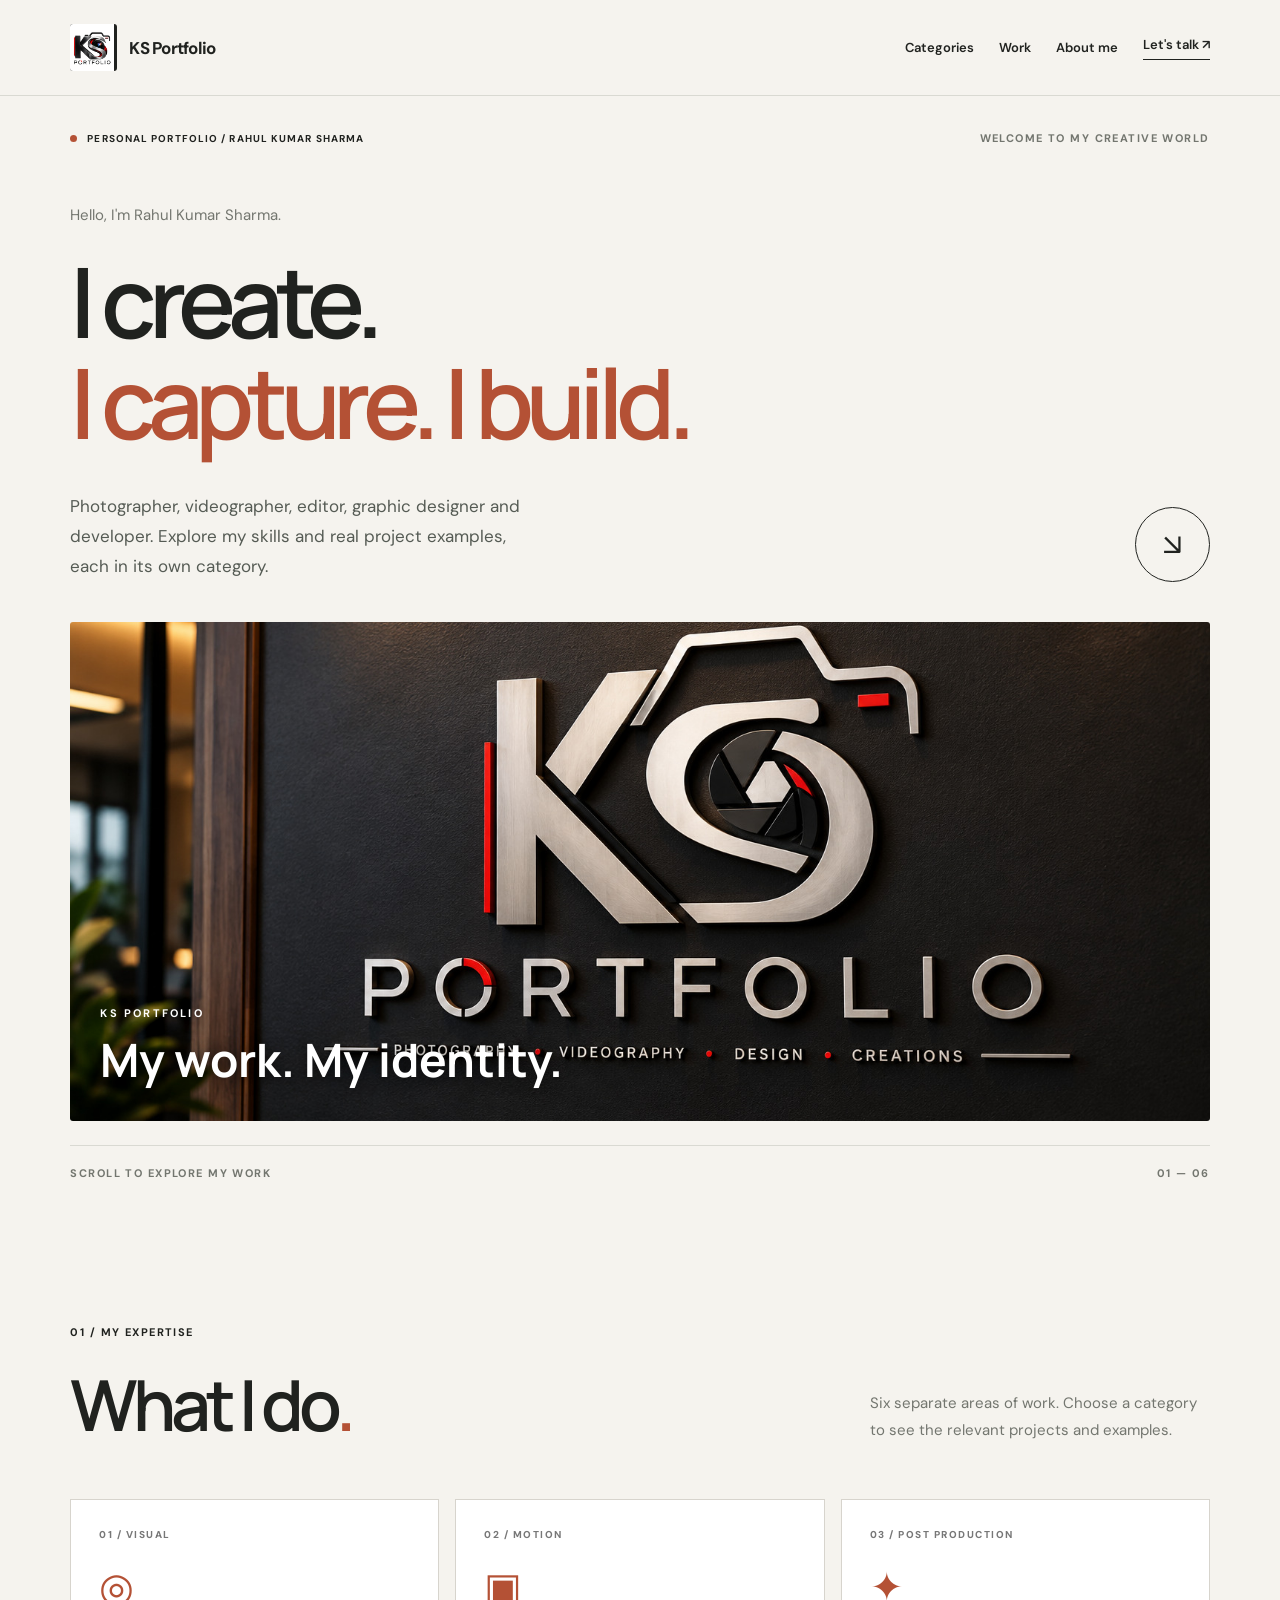
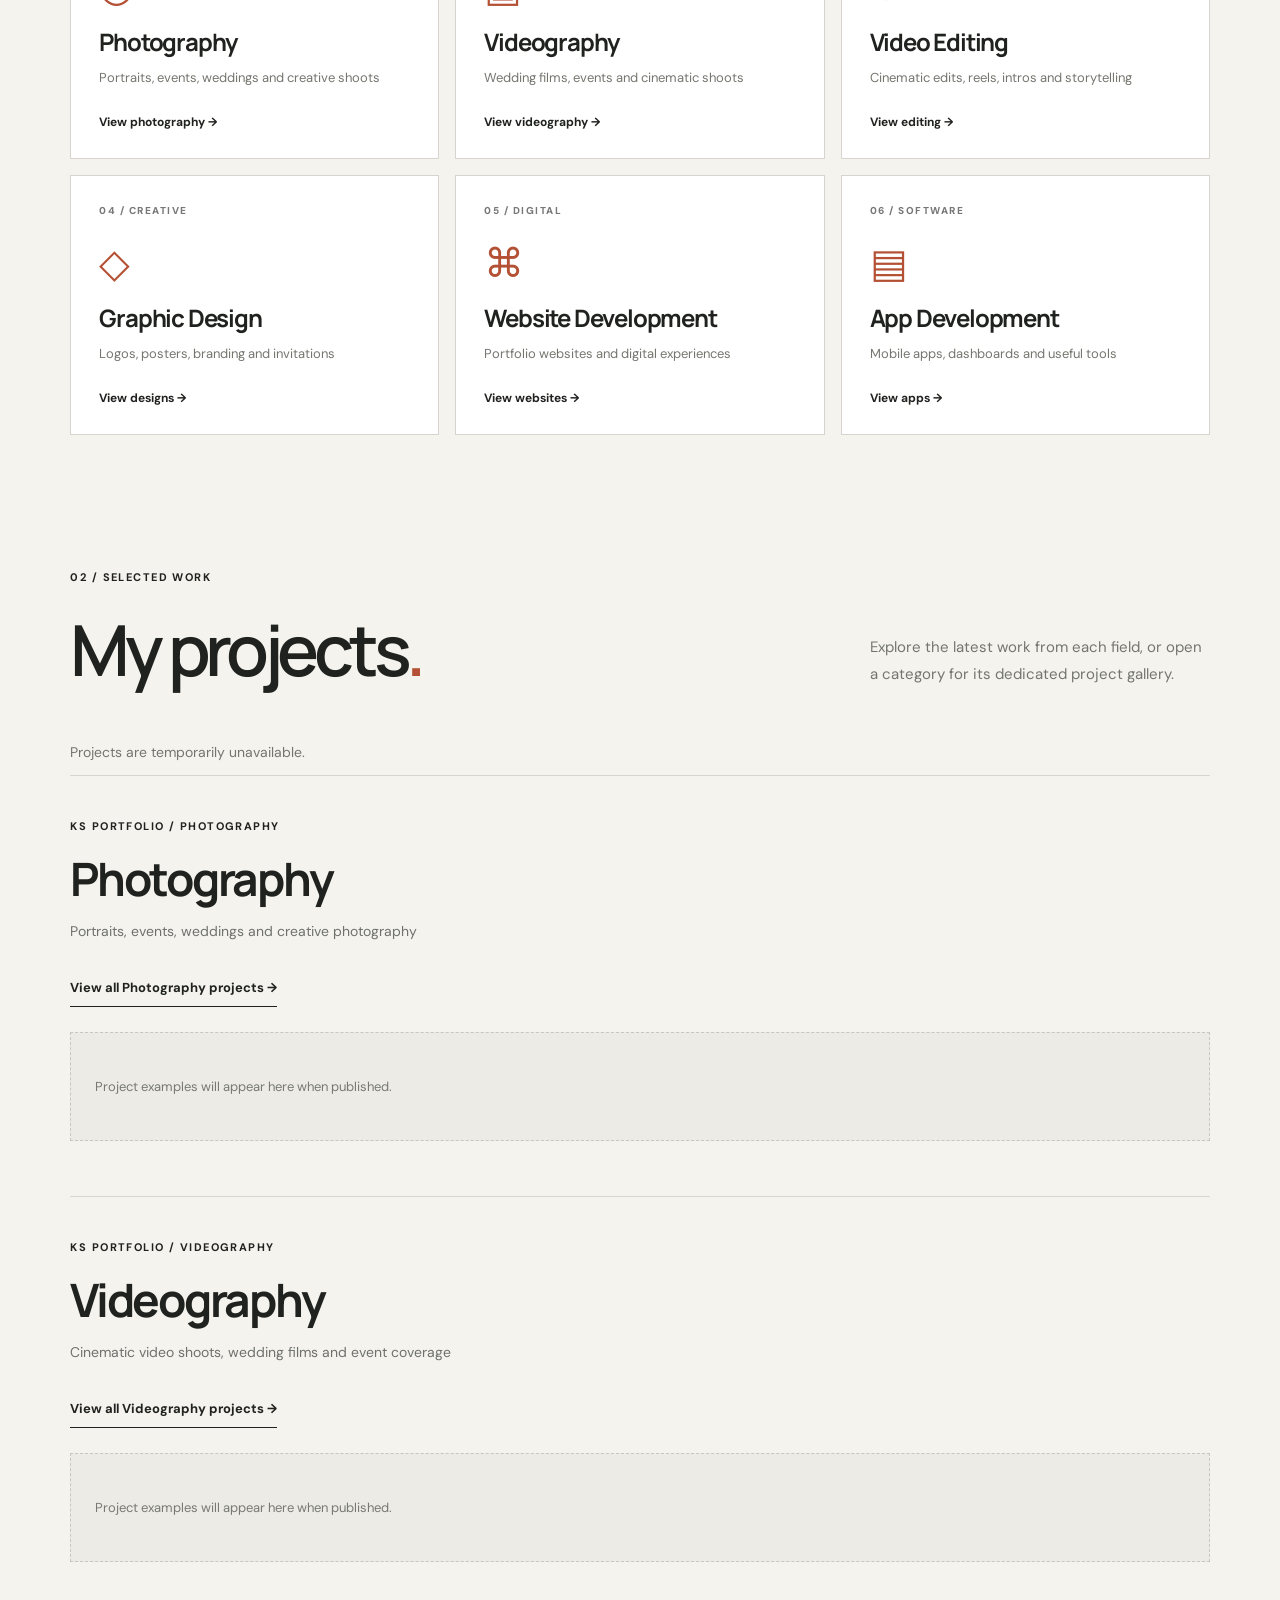
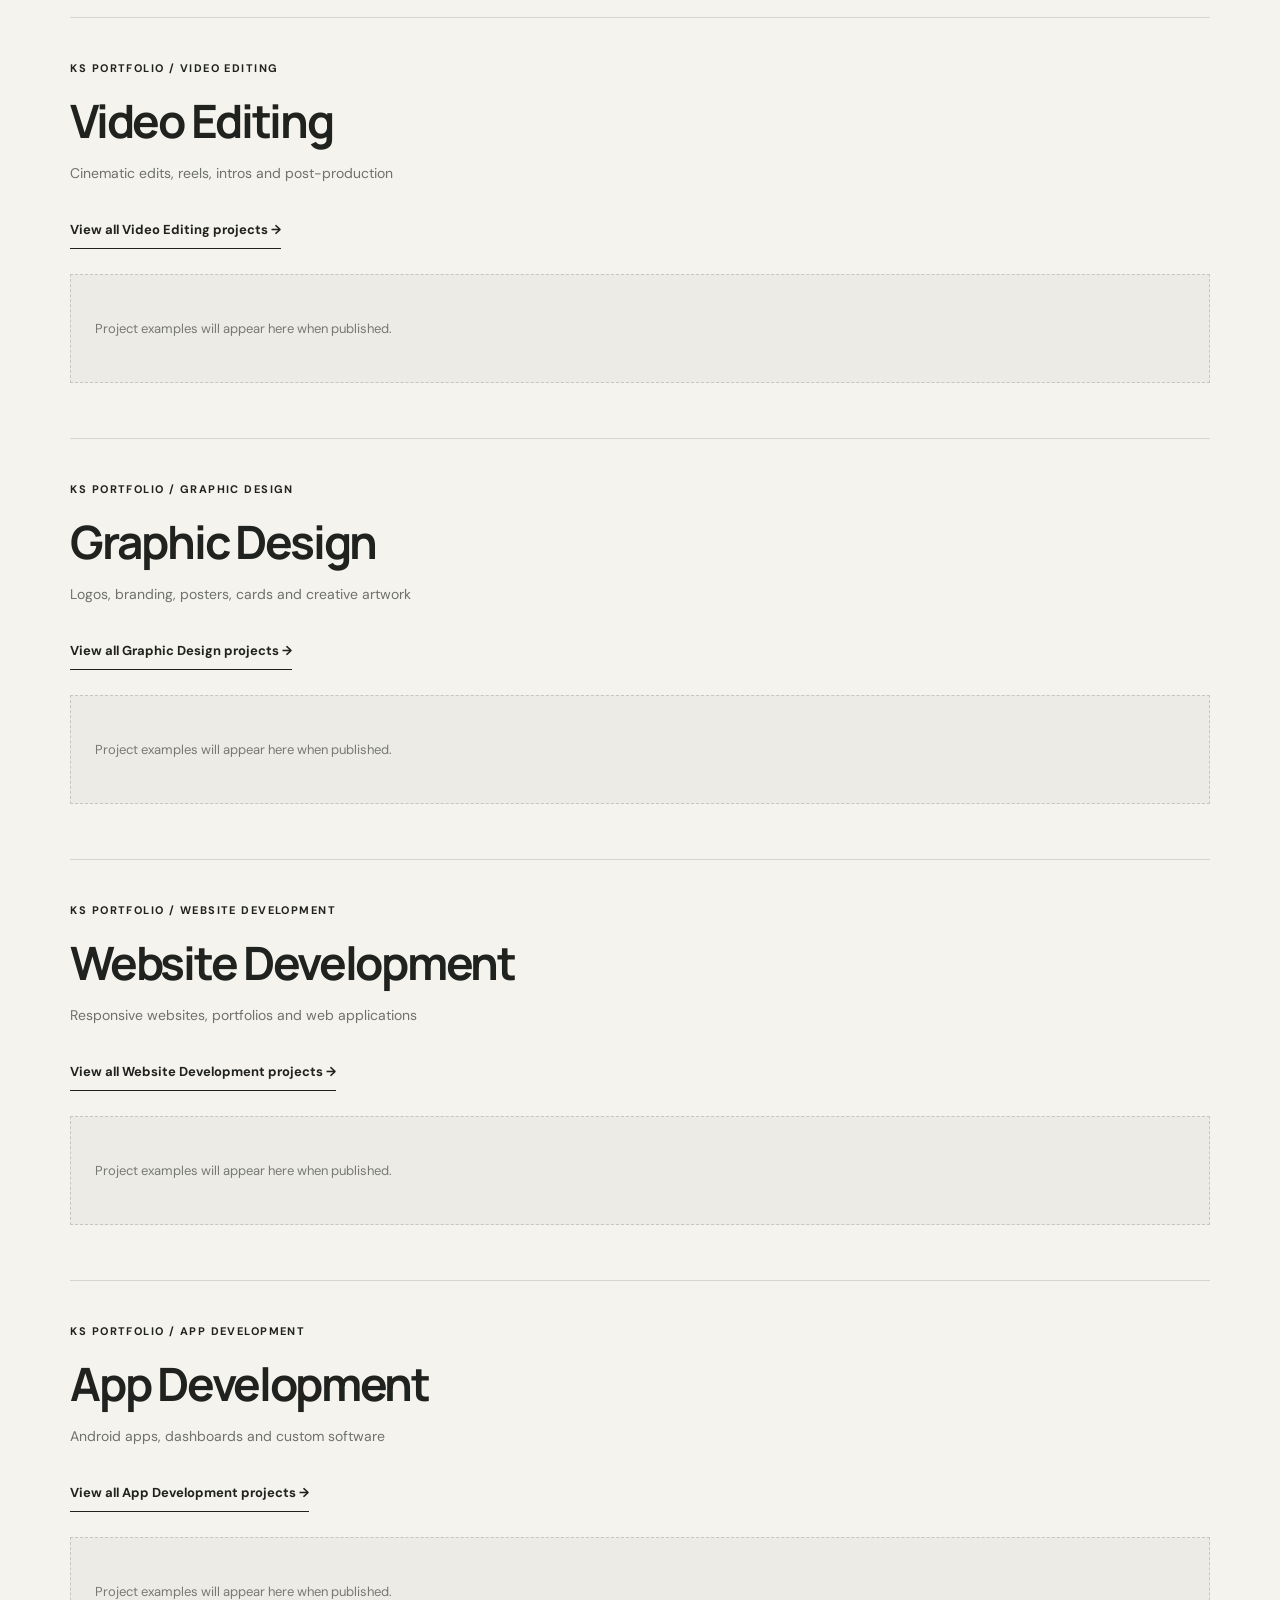
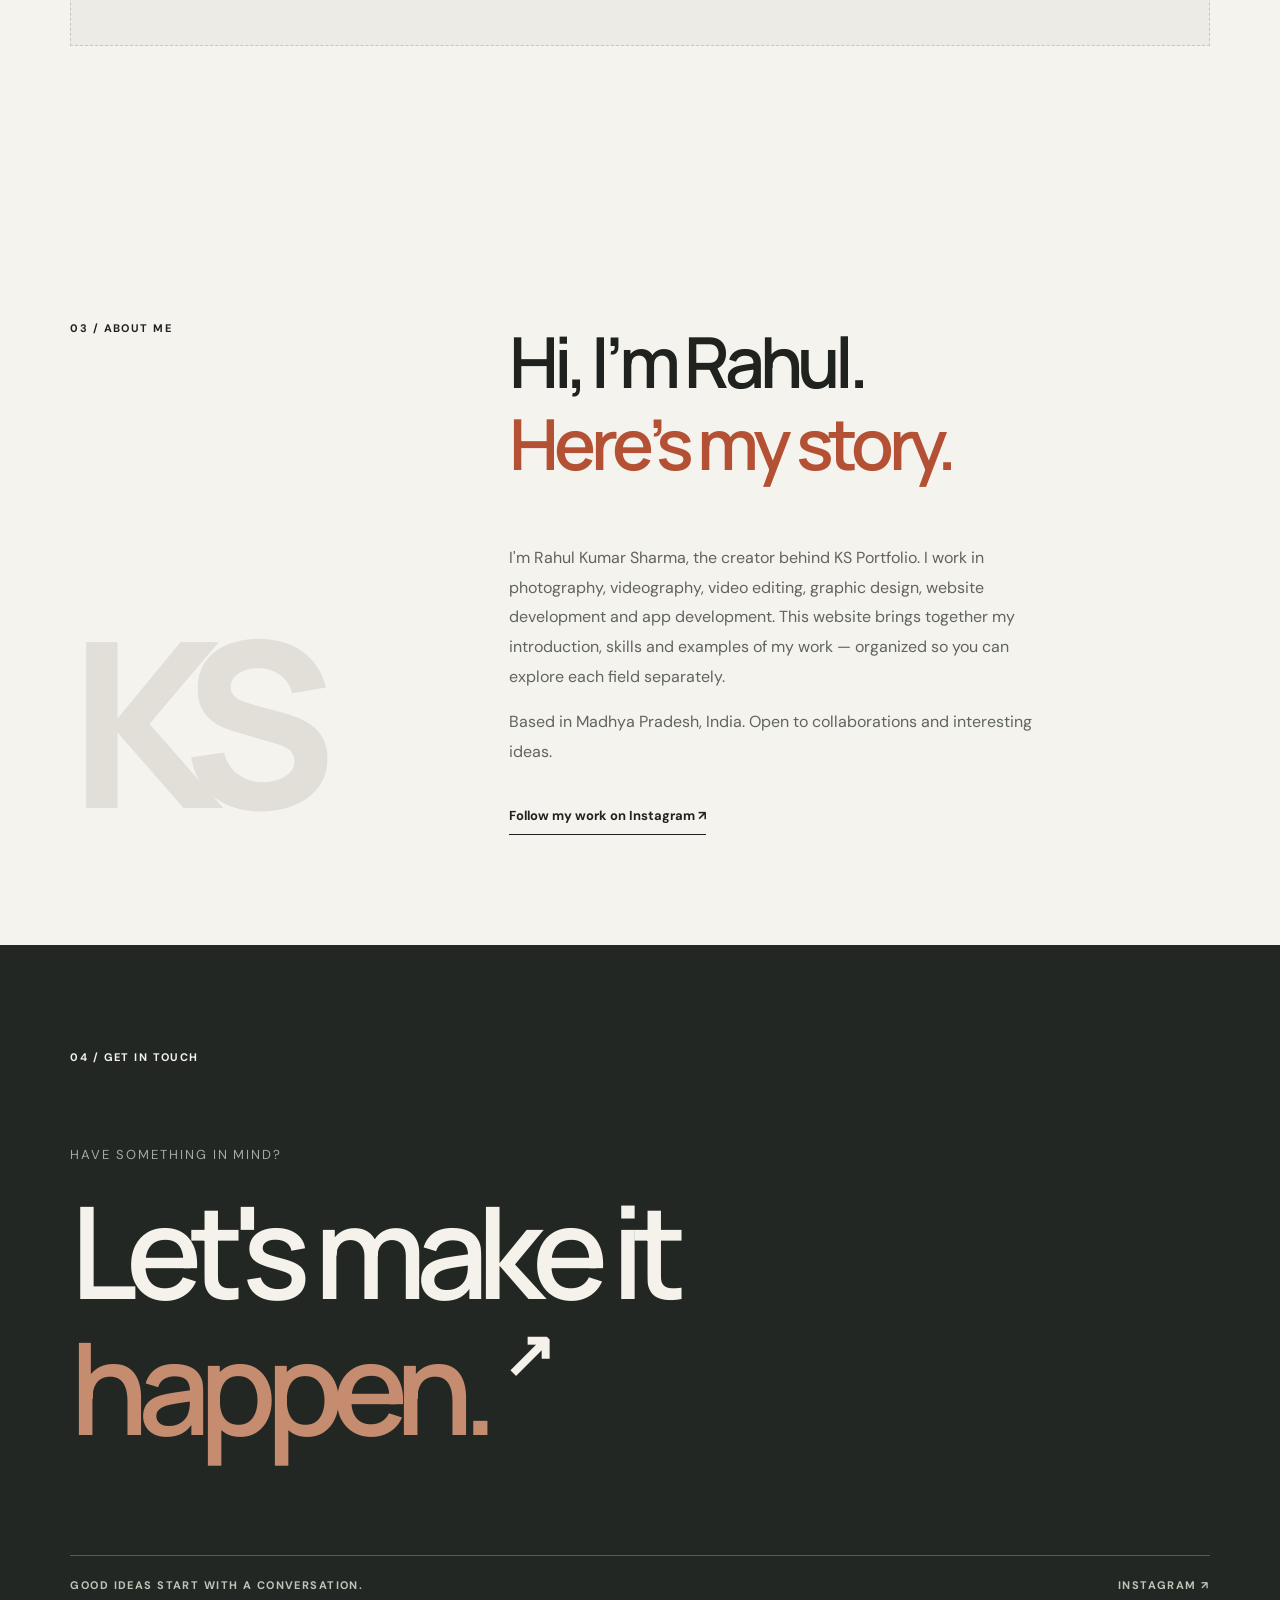
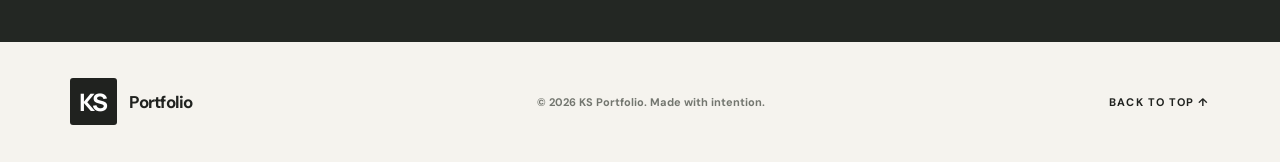
<file: index.html>
<!doctype html>
<html lang="en"><head><meta charset="utf-8"><meta name="viewport" content="width=device-width,initial-scale=1"><meta name="theme-color" content="#f5f3ee"><meta name="description" content="Rahul Kumar Sharma — KS Portfolio. Professional photography, videography, video editing, graphic design, website and app development. Explore my work, skills and contact details."><title>Rahul Kumar Sharma | KS Portfolio — Photographer, Editor & Developer</title><meta name="author" content="Rahul Kumar Sharma"><meta property="og:title" content="Rahul Kumar Sharma | KS Portfolio"><meta property="og:description" content="My work in photography, videography, editing, design, websites and apps."><meta property="og:type" content="website"><link rel="canonical" href="https://devilsharma1434.github.io/ksportfolio/"><script type="application/ld+json">{"@context":"https://schema.org","@type":"Person","name":"Rahul Kumar Sharma","alternateName":"KS Portfolio","url":"https://devilsharma1434.github.io/ksportfolio/","sameAs":["https://www.instagram.com/d3vilsharma/"],"knowsAbout":["Photography","Videography","Video Editing","Graphic Design","Website Development","App Development"]}</script><link rel="preconnect" href="https://fonts.googleapis.com"><link rel="preconnect" href="https://fonts.gstatic.com" crossorigin><link href="https://fonts.googleapis.com/css2?family=DM+Sans:wght@400;500;600;700&family=Manrope:wght@400;500;600;700;800&display=swap" rel="stylesheet"><link rel="stylesheet" href="style.css?v=20261025e"></head>
<body><header class="site-header"><a class="brand" href="./" aria-label="KS Portfolio home"><span class="brand-mark"><img src="assets/ks-logo.png" alt="KS Portfolio logo" onerror="this.style.display='none';this.parentElement.append('KS')"></span><span class="brand-caption">KS Portfolio</span></a><nav aria-label="Main navigation"><a href="#categories">Categories</a><a href="#work">Work</a><a href="#about">About me</a><a class="nav-contact" href="#contact">Let's talk <span aria-hidden="true">↗</span></a></nav></header>
<main><section class="hero personal-hero" aria-labelledby="hero-title"><div class="hero-top"><span class="eyebrow"><span class="live-dot"></span> PERSONAL PORTFOLIO / RAHUL KUMAR SHARMA</span><span class="hero-index">WELCOME TO MY CREATIVE WORLD</span></div><div class="hero-body"><p class="hero-intro" id="personalGreeting">Hello, I'm Rahul Kumar Sharma.</p><h1 id="hero-title">I create.<br><span class="outline">I capture. I build.</span></h1><div class="hero-bottom"><p id="personalIntro">Photographer, videographer, editor, graphic designer and developer. Explore my skills and real project examples, each in its own category.</p><a class="round-link" href="#categories" aria-label="Explore my skills">↘</a></div></div><div class="portfolio-banner"><img src="assets/ks-banner.jpg" alt="KS Portfolio photography, videography and design studio banner" onerror="this.style.display='none'"><div class="banner-overlay"><span>KS PORTFOLIO</span><strong>My work. My identity.</strong></div></div><div class="hero-rule"><span>SCROLL TO EXPLORE MY WORK</span><span>01 — 06</span></div></section>
<section class="category-section section-wrap" id="categories"><div class="section-head"><div><span class="eyebrow">01 / MY EXPERTISE</span><h2>What I do<span class="period">.</span></h2></div><p>Six separate areas of work. Choose a category to see the relevant projects and examples.</p></div><div class="category-grid">
<a class="category-card" href="category.html?type=photography"><span>01 / VISUAL</span><span class="category-icon">◎</span><h3>Photography</h3><p>Portraits, events, weddings and creative shoots</p><b>View photography →</b></a>
<a class="category-card" href="category.html?type=videography"><span>02 / MOTION</span><span class="category-icon">▣</span><h3>Videography</h3><p>Wedding films, events and cinematic shoots</p><b>View videography →</b></a>
<a class="category-card" href="category.html?type=editing"><span>03 / POST PRODUCTION</span><span class="category-icon">✦</span><h3>Video Editing</h3><p>Cinematic edits, reels, intros and storytelling</p><b>View editing →</b></a>
<a class="category-card" href="category.html?type=graphic-design"><span>04 / CREATIVE</span><span class="category-icon">◇</span><h3>Graphic Design</h3><p>Logos, posters, branding and invitations</p><b>View designs →</b></a>
<a class="category-card" href="category.html?type=web-development"><span>05 / DIGITAL</span><span class="category-icon">⌘</span><h3>Website Development</h3><p>Portfolio websites and digital experiences</p><b>View websites →</b></a>
<a class="category-card" href="category.html?type=app-development"><span>06 / SOFTWARE</span><span class="category-icon">▤</span><h3>App Development</h3><p>Mobile apps, dashboards and useful tools</p><b>View apps →</b></a></div></section>
<section class="work-section section-wrap" id="work"><div class="section-head"><div><span class="eyebrow">02 / SELECTED WORK</span><h2>My projects<span class="period">.</span></h2></div><p>Explore the latest work from each field, or open a category for its dedicated project gallery.</p></div><p id="status" class="status" role="status">Loading my work…</p><div id="categoryProjects"></div><div id="filters" hidden></div><div id="projects" hidden></div></section>
<section class="about-section section-wrap" id="about"><div class="about-label"><span class="eyebrow">03 / ABOUT ME</span><span class="about-monogram" aria-hidden="true">KS</span></div><div class="about-content"><img id="personalPhoto" class="personal-photo" alt="Profile portrait" hidden><h2>Hi, I’m Rahul.<br><em>Here’s my story.</em></h2><p id="personalAbout">I'm Rahul Kumar Sharma, the creator behind KS Portfolio. I work in photography, videography, video editing, graphic design, website development and app development. This website brings together my introduction, skills and examples of my work — organized so you can explore each field separately.</p><p id="personalLocation">Based in Madhya Pradesh, India. Open to collaborations and interesting ideas.</p><a class="text-link" id="personalInstagram" href="https://www.instagram.com/d3vilsharma/" target="_blank" rel="noopener noreferrer">Follow my work on Instagram ↗</a></div></section>
<section class="contact-section" id="contact"><div class="section-wrap"><span class="eyebrow">04 / GET IN TOUCH</span><p>HAVE SOMETHING IN MIND?</p><a class="contact-title" id="personalContact" href="https://www.instagram.com/d3vilsharma/" target="_blank" rel="noopener noreferrer">Let's make it<br><em>happen.</em> <span>↗</span></a><div class="contact-bottom"><span>GOOD IDEAS START WITH A CONVERSATION.</span><a href="https://www.instagram.com/d3vilsharma/" target="_blank" rel="noopener noreferrer">INSTAGRAM ↗</a></div></div></section></main>
<footer class="footer"><a class="brand" href="./"><span class="brand-mark">KS</span><span class="brand-caption">Portfolio</span></a><span>© <span id="year"></span> KS Portfolio. Made with intention.</span><a href="#hero-title">BACK TO TOP ↑</a></footer><script src="app.js?v=20261025e" defer></script><script src="profile.js?v=1" defer></script></body></html>
</file>
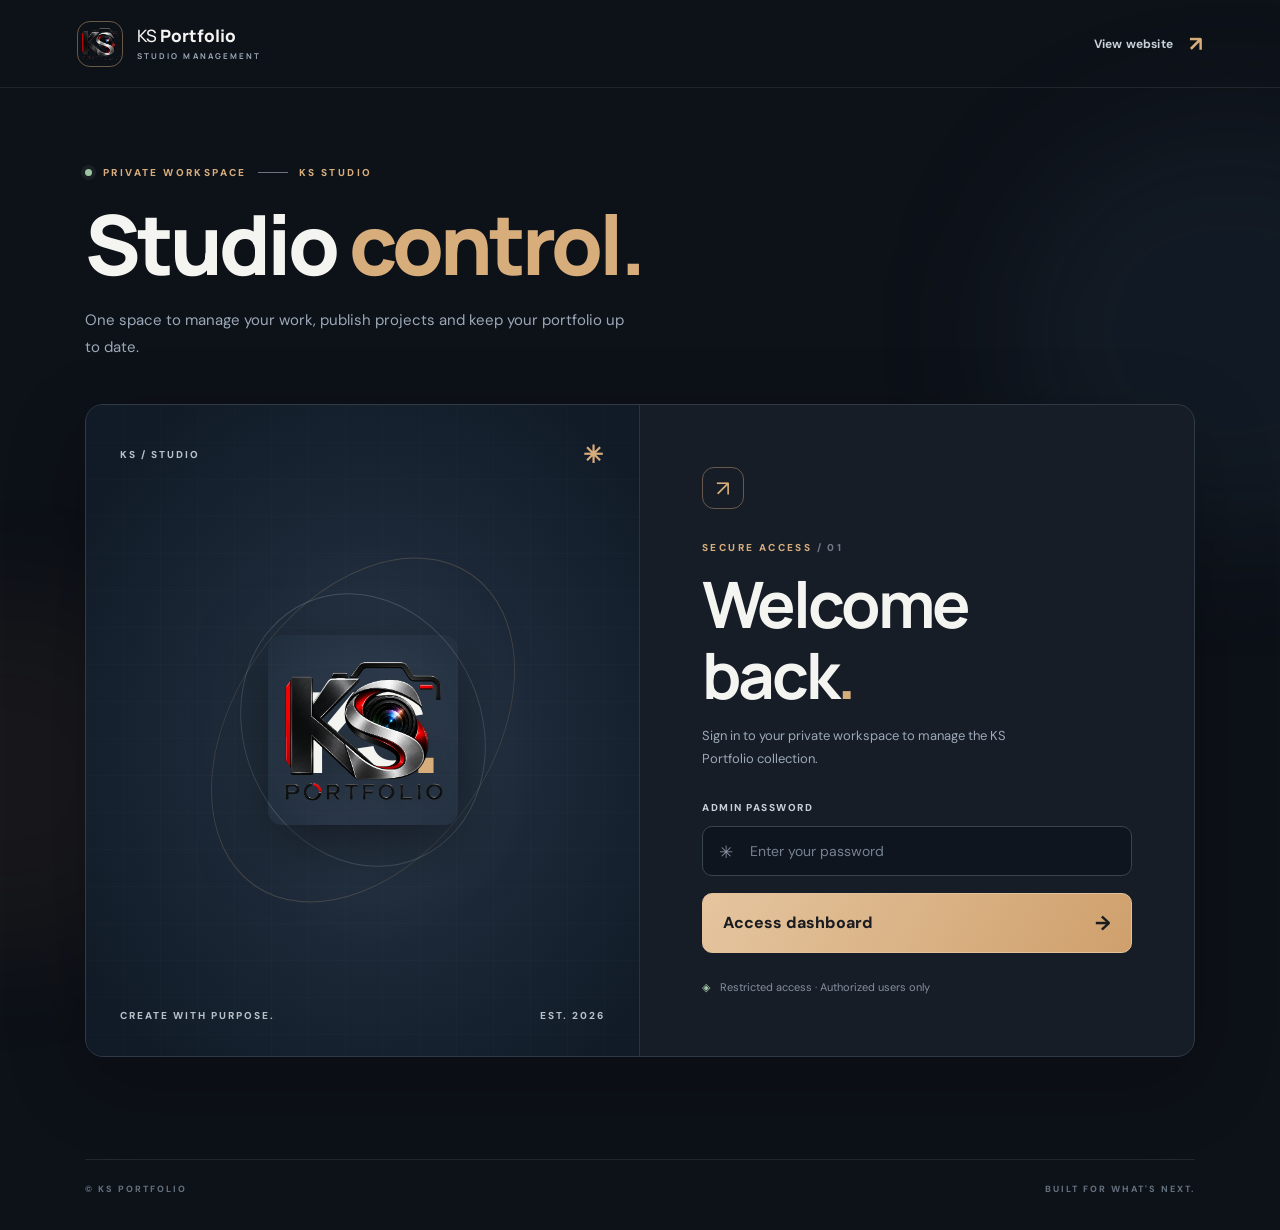
<file: admin.html>
<!doctype html><html lang="en"><head><meta charset="utf-8"><meta name="viewport" content="width=device-width,initial-scale=1"><meta name="theme-color" content="#0d1118"><meta name="robots" content="noindex"><title>KS Portfolio — Studio Admin</title><link rel="preconnect" href="https://fonts.googleapis.com"><link rel="preconnect" href="https://fonts.gstatic.com" crossorigin><link href="https://fonts.googleapis.com/css2?family=DM+Sans:wght@400;500;600;700&family=Manrope:wght@400;500;600;700;800&display=swap" rel="stylesheet"><link rel="stylesheet" href="admin.css?v=8"></head><body><div class="ambient ambient-one"></div><div class="ambient ambient-two"></div><header class="topbar"><a class="brand" href="./" aria-label="KS Portfolio home"><span class="brand-mark"><img src="assets/ks-logo.png" alt="KS logo" onerror="this.style.display='none';this.parentElement.append('KS')"></span><span class="brand-name">KS <b>Portfolio</b><small>STUDIO MANAGEMENT</small></span></a><a class="site-link" href="./"><span>View website</span><span aria-hidden="true">↗</span></a></header><main><div class="page-intro"><div class="kicker"><span class="pulse"></span> PRIVATE WORKSPACE <span class="kicker-line"></span> KS STUDIO</div><h1>Studio <em>control.</em></h1><p class="sub">One space to manage your work, publish projects and keep your portfolio up to date.</p></div><section id="login" class="login-shell"><div class="login-art"><div class="art-top"><span class="art-label">KS / STUDIO</span><span class="art-symbol">✳</span></div><div class="art-center"><img class="admin-brand-logo" src="assets/ks-logo.png" alt="KS Portfolio logo" onerror="this.style.display='none'"><span class="art-orbit orbit-a"></span><span class="art-orbit orbit-b"></span><span class="art-monogram">KS<span>.</span></span></div><div class="art-bottom"><span>CREATE WITH PURPOSE.</span><span>EST. 2026</span></div></div><div class="login-content"><div class="login-icon">↗</div><p class="section-tag">SECURE ACCESS <span> / 01</span></p><h2>Welcome<br>back<span>.</span></h2><p class="login-caption">Sign in to your private workspace to manage the KS Portfolio collection.</p><label class="field-label" for="password">ADMIN PASSWORD</label><div class="input-wrap"><input id="password" type="password" autocomplete="current-password" placeholder="Enter your password"></div><button id="signIn" class="primary wide">Access dashboard <span>→</span></button><div class="login-progress" id="loginProgress" hidden><span class="spinner"></span><span>Verifying access securely…</span></div><div class="security-note"><span>◈</span> Restricted access · Authorized users only</div></div></section><section id="dashboard" hidden><nav class="admin-nav" aria-label="Dashboard sections"><button type="button" class="nav-item active" data-view="overview">◫ <span>Overview</span></button><button type="button" class="nav-item" data-view="projects">▦ <span>Projects</span></button><button type="button" class="nav-item" data-view="editor">✎ <span>Add / Edit</span></button><button type="button" class="nav-item" data-view="profile">♙ <span>My Profile</span></button><button type="button" class="nav-item" data-view="settings">⚙ <span>Settings</span></button></nav><section id="view-overview" class="admin-view"><div class="overview-welcome"><p class="section-tag">YOUR CREATIVE WORKSPACE</p><h2>Good to see you back<span>.</span></h2><p>Manage your portfolio from one clean dashboard.</p></div><div class="stat-grid"><div class="stat-card"><small>TOTAL PROJECTS</small><strong id="statTotal">0</strong><span>All your work</span></div><div class="stat-card"><small>PUBLISHED</small><strong id="statPublished">0</strong><span>Live on website</span></div><div class="stat-card"><small>DRAFTS</small><strong id="statDrafts">0</strong><span>Work in progress</span></div></div><div class="quick-actions"><button type="button" class="primary" id="quickAdd">+ Add a project</button><button type="button" class="secondary" id="quickProjects">View all projects →</button></div></section><section id="view-projects" class="admin-view" hidden><div class="dashboard-head"><div><p class="section-tag">WORKSPACE / OVERVIEW</p><h2>Projects <small id="count">0</small></h2></div><div class="toolbar"><button id="reload" class="secondary">↻ Refresh</button><button id="new" class="primary">+ New project</button><button id="logout" class="ghost">Log out ↗</button></div></div><div class="columns"><section class="panel"><div class="panel-head"><span class="section-tag">YOUR COLLECTION</span><h3>All projects</h3></div><label class="filter-label">Filter by category<select id="projectCategoryFilter"><option value="All">All categories</option><option>Photography</option><option>Videography</option><option>Video Editing</option><option>Graphic Design</option><option>Website Development</option><option>App Development</option></select></label><div id="projectList">Loading projects…</div></section></div></section><section id="view-editor" class="admin-view" hidden><form class="panel editor-panel" id="projectForm"><div class="panel-head"><span class="section-tag">CONTENT EDITOR</span><h3 id="formTitle">Add project</h3></div><input type="hidden" id="projectId"><label>Project title<input id="title" required placeholder="Enter project title"></label><label>Choose work category<select id="category" required><option value="">Select a category</option><option value="Photography">Photography</option><option value="Videography">Videography</option><option value="Video Editing">Video Editing</option><option value="Graphic Design">Graphic Design</option><option value="Website Development">Website Development</option><option value="App Development">App Development</option></select></label><div id="categoryFields" hidden><div class="category-editor-intro"><span class="section-tag">CATEGORY WORKSPACE</span><h3 id="categoryHeading">Project details</h3><p id="categoryHelp">Choose the work category to show its publishing options.</p></div><label>Description<textarea id="description" rows="4" placeholder="Tell the story behind this work"></textarea></label><div id="imageFields" class="category-media" hidden><div class="panel-head"><span class="section-tag">PHOTO & DESIGN GALLERY</span><h3>Upload images</h3><p>Add a cover photo or artwork to show your work.</p></div><label>Cover image URL<input id="cover" type="url" placeholder="https://"></label><label>Choose image<input id="photo" type="file" accept="image/*"></label><button type="button" id="uploadPhoto" class="secondary">↑ Upload image</button></div><div id="videoFields" class="category-media" hidden><div class="panel-head"><span class="section-tag">VIDEO PORTFOLIO</span><h3>Publish video work</h3><p>Add your video link and optional thumbnail. Video files cannot currently be uploaded directly.</p></div><label>Video URL (YouTube, Vimeo, etc.)<input id="videoUrl" type="url" placeholder="https://"></label><label>Video thumbnail URL<input id="videoCover" type="url" placeholder="https://"></label><label>Upload thumbnail image<input id="videoPhoto" type="file" accept="image/*"></label><button type="button" id="uploadVideoPhoto" class="secondary">↑ Upload thumbnail</button></div><div id="websiteFields" class="category-media" hidden><div class="panel-head"><span class="section-tag">WEB DEVELOPMENT</span><h3>Publish a website</h3><p>Show a website link and preview screenshot.</p></div><label>Live website URL<input id="websiteUrl" type="url" placeholder="https://"></label><label>Website screenshot URL<input id="websiteCover" type="url" placeholder="https://"></label><label>Upload website screenshot<input id="websitePhoto" type="file" accept="image/*"></label><button type="button" id="uploadWebsitePhoto" class="secondary">↑ Upload screenshot</button></div><div id="appFields" class="app-fields" hidden><div class="panel-head"><span class="section-tag">ANDROID APP DETAILS</span><h3>App publishing</h3><p>Upload app icon, screenshots and a small APK directly to Google Drive, or paste an existing download URL. App information appears on its own details page.</p></div><label>App package name<input id="appPackage" placeholder="com.example.myapp"></label><label>Version<input id="appVersion" placeholder="1.0.0"></label><label>App size<input id="appSize" placeholder="25 MB"></label><label>Android requirement<input id="appAndroid" placeholder="Android 8.0+"></label><label>Developer<input id="appDeveloper" placeholder="KS Portfolio"></label><label>App icon URL<input id="appIcon" type="url" placeholder="https://"></label><label>Upload app icon<input id="appIconFile" type="file" accept="image/png,image/jpeg,image/webp"></label><button type="button" class="secondary" id="uploadAppIcon">↑ Upload icon</button><label>App screenshots (one URL per line)<textarea id="appScreenshots" rows="4" placeholder="https://.../screen1.jpg&#10;https://.../screen2.jpg"></textarea></label><label>Upload app screenshots (up to 10, 4 MB each)<input id="appScreenshotFiles" type="file" accept="image/png,image/jpeg,image/webp" multiple></label><button type="button" class="secondary" id="uploadAppScreenshots">↑ Upload selected screenshots</button><label>APK direct download URL<input id="appDownload" type="url" placeholder="https://your-host.com/my-app.apk"></label><label>Upload APK file (maximum 4 MB)<input id="appApkFile" type="file" accept=".apk,application/vnd.android.package-archive"></label><button type="button" class="secondary" id="uploadAppApk">↑ Upload APK</button><p class="app-hint">Large APKs over 4 MB must be uploaded to a separate file host, then linked above. Google Drive may show a confirmation page before downloading.</p></div><label>Technology / tools used<input id="technology" placeholder="Tools used"></label><input id="url" type="hidden"></div><label>Status<select id="status"><option value="Published">Published</option><option value="Draft">Draft</option></select></label><label class="checkbox"><input type="checkbox" id="featured"> Feature on portfolio</label><div class="form-actions"><button type="submit" class="primary">Save project →</button><button type="button" class="danger" id="remove" hidden>Delete project</button></div></form></section><section id="view-profile" class="admin-view" hidden><form id="profileForm" class="panel editor-panel"><div class="panel-head"><span class="section-tag">PERSONAL IDENTITY</span><h3>My Profile</h3><p>Update the details displayed on your public portfolio.</p></div><label>Full name<input id="profileName" required placeholder="Rahul Kumar Sharma"></label><label>Professional title<input id="profileTitle" placeholder="Photographer, Editor & Developer"></label><label>Short introduction<textarea id="profileIntro" rows="3" placeholder="Brief introduction for your home page"></textarea></label><label>About me<textarea id="profileAbout" rows="6" placeholder="Tell visitors about yourself"></textarea></label><label>Skills (comma separated)<textarea id="profileSkills" rows="3" placeholder="Photography, Videography, Editing"></textarea></label><label>Location<input id="profileLocation" placeholder="Madhya Pradesh, India"></label><label>Profile photo URL<input id="profilePhoto" type="url" placeholder="https://"></label><label>Upload profile photo<input id="profilePhotoFile" type="file" accept="image/*"></label><button type="button" id="uploadProfilePhoto" class="secondary">↑ Upload profile photo</button><label>Public email<input id="profileEmail" type="email" placeholder="you@example.com"></label><label>Instagram URL<input id="profileInstagram" type="url" placeholder="https://instagram.com/"></label><label>WhatsApp link<input id="profileWhatsapp" type="url" placeholder="https://wa.me/"></label><label>Facebook URL<input id="profileFacebook" type="url" placeholder="https://facebook.com/"></label><label>YouTube URL<input id="profileYoutube" type="url" placeholder="https://youtube.com/"></label><div class="form-actions"><button type="submit" class="primary" id="saveProfile">Save profile →</button><button type="button" id="reloadProfile" class="secondary">↻ Reload</button></div></form></section><section id="view-settings" class="admin-view" hidden><section class="panel security-panel"><div class="panel-head"><span class="section-tag">ACCOUNT SETTINGS</span><h3>Security</h3></div><p>Update your admin password. You will be signed out after the change.</p><label>New password<input type="password" id="newPassword" autocomplete="new-password" minlength="10" placeholder="Minimum 10 characters"></label><button type="button" id="changePassword" class="secondary">Change password →</button></section></section></section><p id="message" role="status" aria-live="polite"></p><footer><span>© KS PORTFOLIO</span><span>BUILT FOR WHAT'S NEXT.</span></footer></main><iframe name="responseFrame" title="Server response" hidden></iframe><script src="admin.js?v=8" defer></script></body></html>
</file>
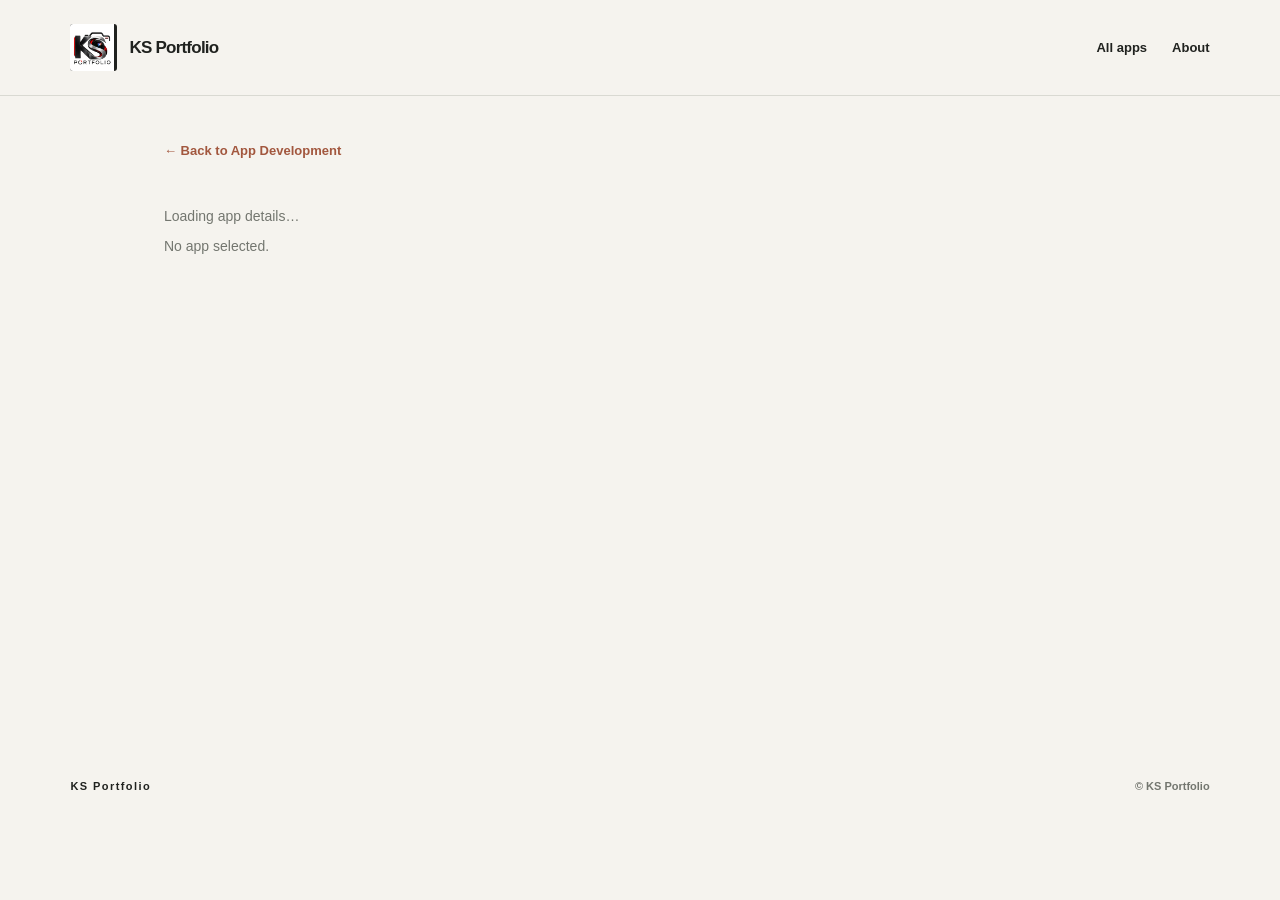
<file: app.html>
<!doctype html><html lang="en"><head><meta charset="utf-8"><meta name="viewport" content="width=device-width,initial-scale=1"><meta name="theme-color" content="#f5f3ee"><title>App details | KS Portfolio</title><link rel="stylesheet" href="style.css?v=20261025app"><link rel="stylesheet" href="app-pages.css?v=1"></head><body><header class="site-header"><a class="brand" href="./"><span class="brand-mark"><img src="assets/ks-logo.png" alt="KS Portfolio"></span><span class="brand-caption">KS Portfolio</span></a><nav><a href="./#app-development">All apps</a><a href="./#about">About</a></nav></header><main class="app-main"><a class="app-back" href="./#app-development">← Back to App Development</a><p id="appStatus" class="status">Loading app details…</p><div id="appDetail"></div></main><footer class="footer"><a href="./">KS Portfolio</a><span>© KS Portfolio</span></footer><script src="app-detail.js?v=1" defer></script></body></html>
</file>
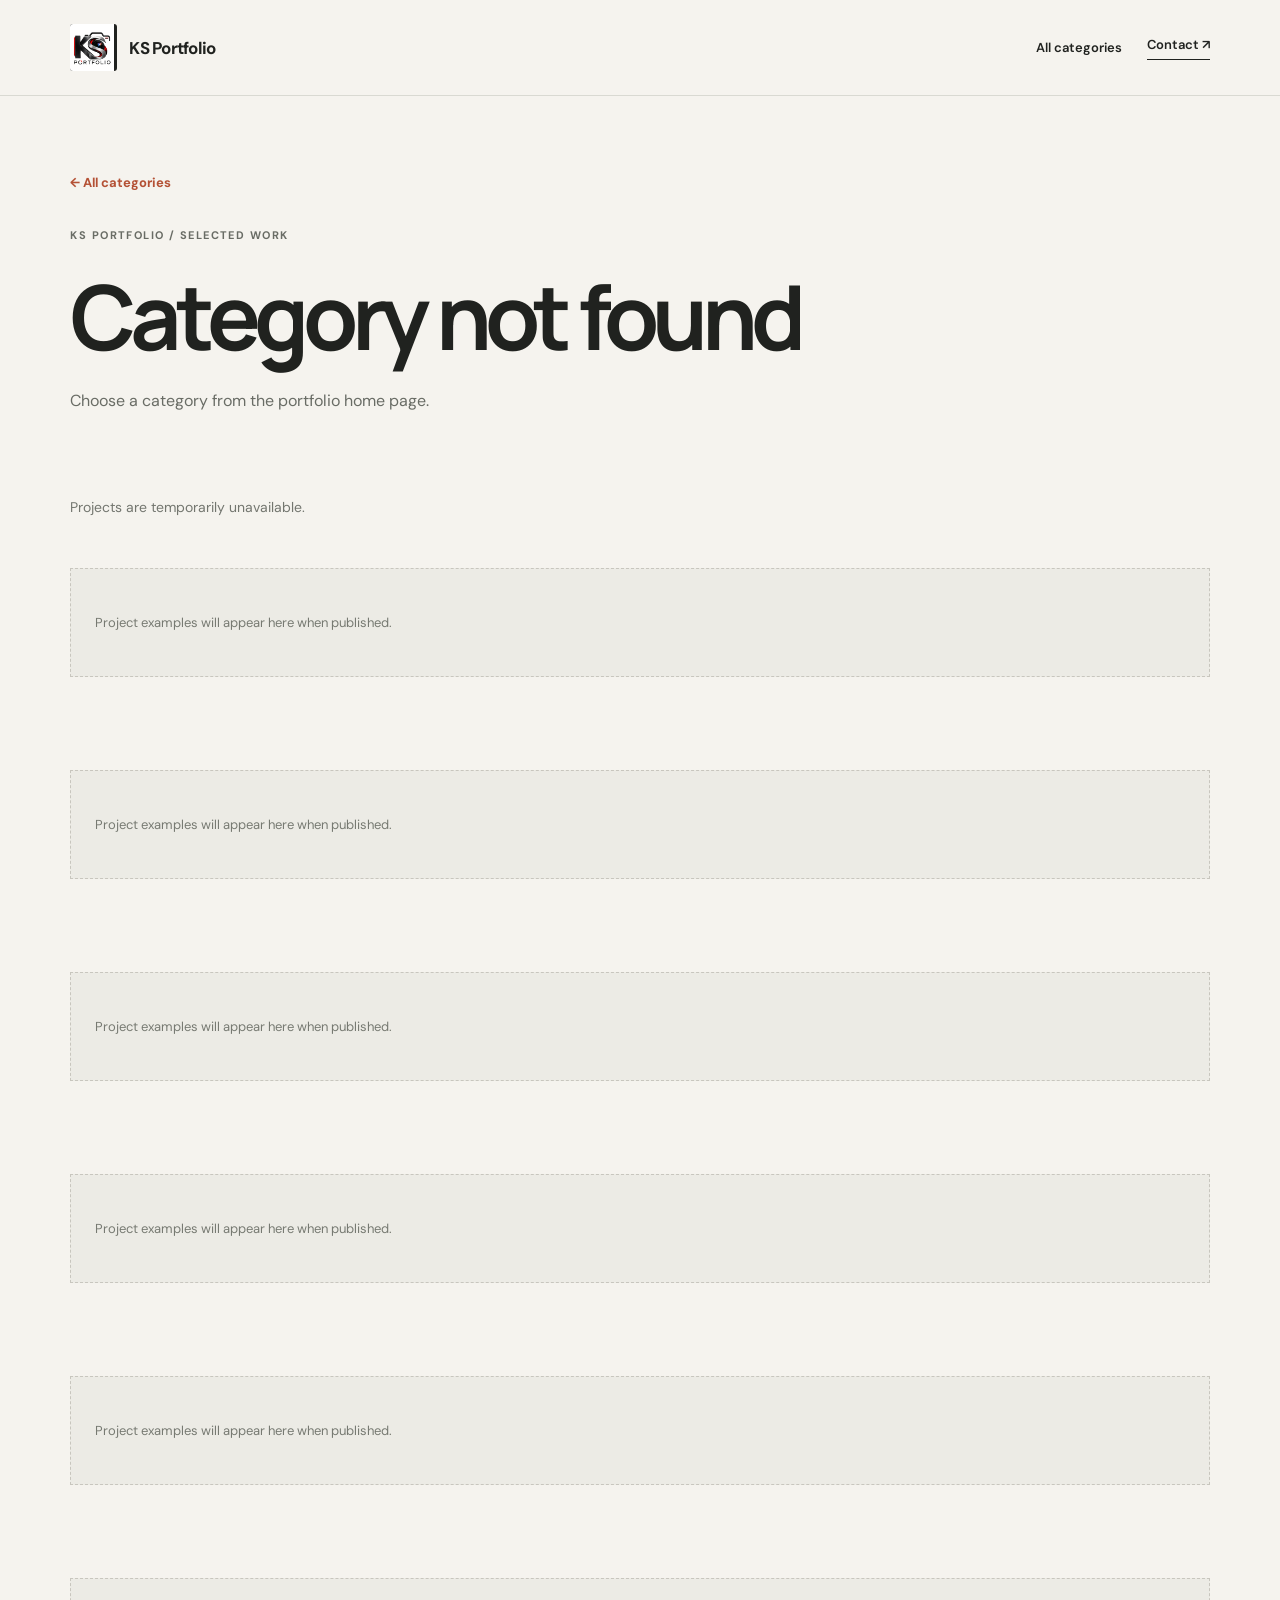
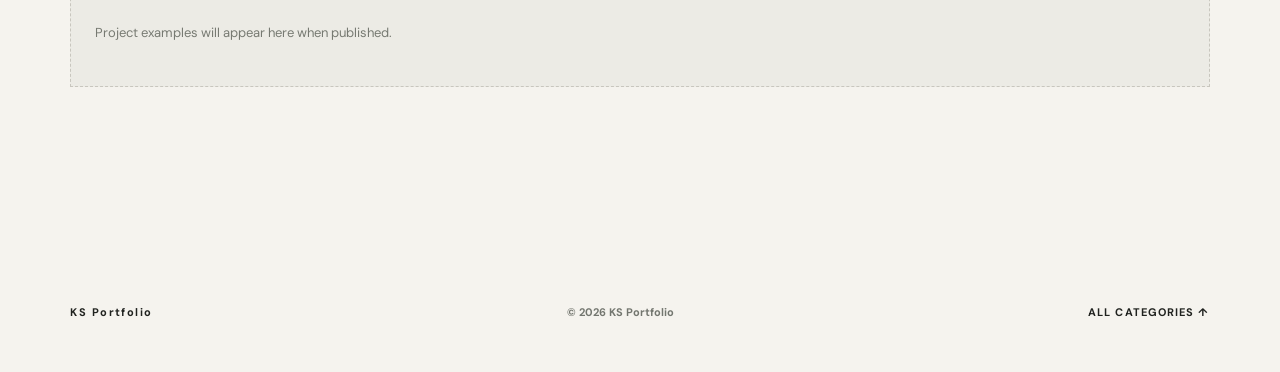
<file: category.html>
<!doctype html><html lang="en"><head><meta charset="utf-8"><meta name="viewport" content="width=device-width,initial-scale=1"><meta name="theme-color" content="#f5f3ee"><meta name="description" content="Explore KS Portfolio projects by category."><title>Work Category | KS Portfolio</title><link rel="preconnect" href="https://fonts.googleapis.com"><link rel="preconnect" href="https://fonts.gstatic.com" crossorigin><link href="https://fonts.googleapis.com/css2?family=DM+Sans:wght@400;500;600;700&family=Manrope:wght@400;500;600;700;800&display=swap" rel="stylesheet"><link rel="stylesheet" href="style.css?v=20261025e"><style>.category-page-hero{padding:75px 5.5% 48px;max-width:1600px;margin:auto}.category-page-hero h1{font:700 clamp(40px,7vw,92px)/1.1 Manrope,sans-serif;letter-spacing:-.07em;margin:22px 0}.category-page-hero p{max-width:650px;color:#696c65;line-height:1.7}.back-link{font-weight:700;font-size:13px;color:#b45135}.category-page-content{padding-top:20px;min-height:50vh}.category-page-content .work-category{border-top:0}.category-page-content .work-category-head{display:none}@media(max-width:600px){.category-page-hero{padding:45px 5% 20px}}</style></head><body><header class="site-header"><a class="brand" href="./"><span class="brand-mark"><img src="assets/ks-logo.png" alt="KS Portfolio"></span><span class="brand-caption">KS Portfolio</span></a><nav><a href="./#categories">All categories</a><a class="nav-contact" href="./#contact">Contact ↗</a></nav></header><main><section class="category-page-hero"><a class="back-link" href="./#categories">← All categories</a><p class="eyebrow" style="display:block;margin-top:34px">KS PORTFOLIO / SELECTED WORK</p><h1 id="categoryTitle">Loading category…</h1><p id="categoryDescription">Explore my projects and creative work.</p></section><section class="work-section section-wrap category-page-content"><p id="status" class="status">Loading projects…</p><div id="categoryProjects"></div></section></main><footer class="footer"><a class="brand" href="./">KS Portfolio</a><span>© <span id="year"></span> KS Portfolio</span><a href="./#categories">ALL CATEGORIES ↑</a></footer><script src="app.js?v=20261025e" defer></script></body></html>
</file>
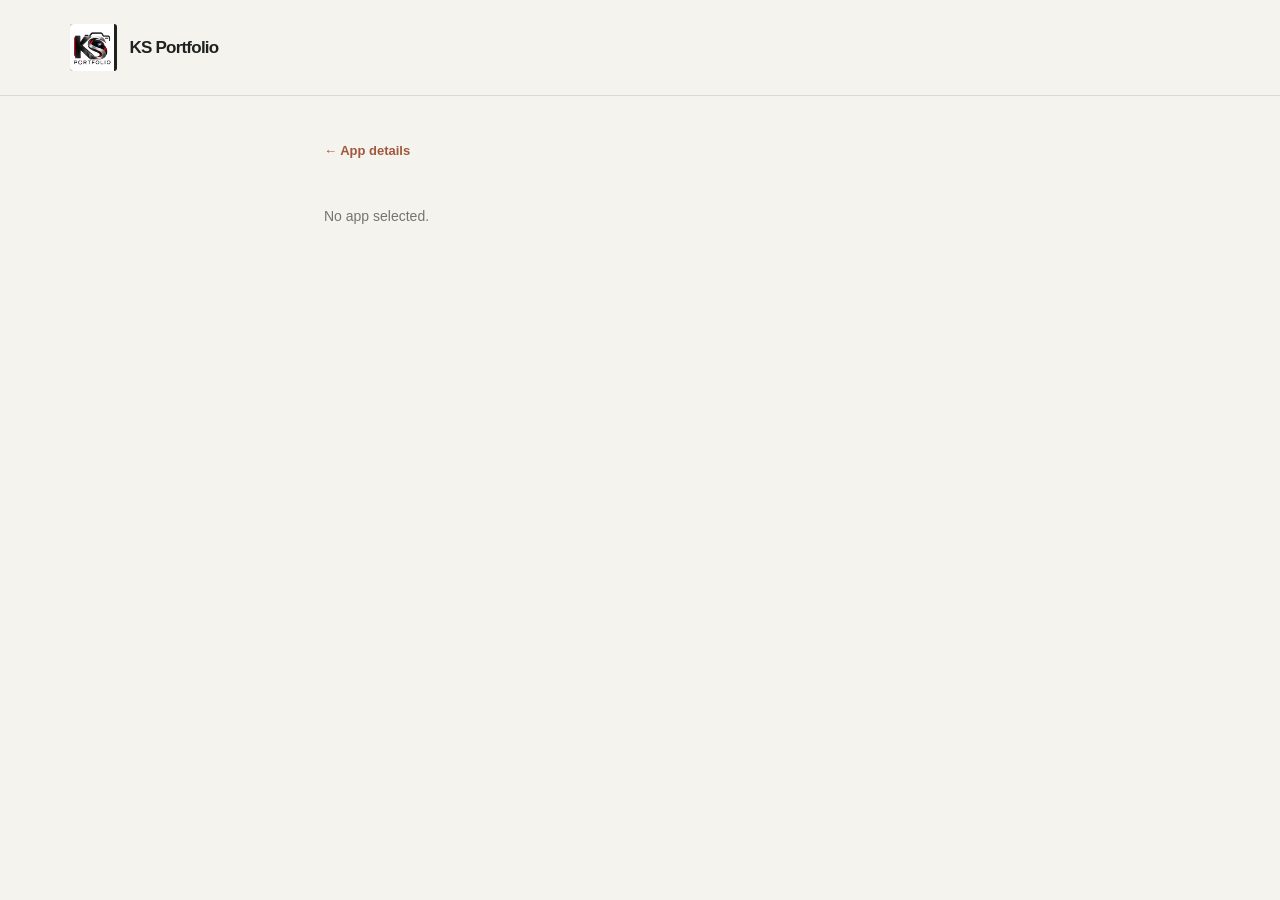
<file: download.html>
<!doctype html><html lang="en"><head><meta charset="utf-8"><meta name="viewport" content="width=device-width,initial-scale=1"><meta name="theme-color" content="#f5f3ee"><title>Download app | KS Portfolio</title><link rel="stylesheet" href="style.css?v=20261025app"><link rel="stylesheet" href="app-pages.css?v=1"></head><body><header class="site-header"><a class="brand" href="./"><span class="brand-mark"><img src="assets/ks-logo.png" alt="KS Portfolio"></span><span class="brand-caption">KS Portfolio</span></a></header><main class="app-main download-main"><a class="app-back" id="backApp" href="./#app-development">← App details</a><div id="downloadArea"><p class="status">Preparing download…</p></div></main><script src="app-detail.js?v=1" defer></script></body></html>
</file>
<file: style.css>
:root{--paper:#f5f3ee;--ink:#20221f;--muted:#73766f;--line:#d9d9d2;--accent:#b45135;--dark:#232723}*{box-sizing:border-box}html{scroll-behavior:smooth}body{margin:0;background:var(--paper);color:var(--ink);font-family:"DM Sans",Arial,sans-serif;-webkit-font-smoothing:antialiased}a{color:inherit;text-decoration:none}button{font:inherit}::selection{background:#d8aa95;color:#161b17}.site-header,.footer{max-width:1600px;margin:auto;padding:24px 5.5%;display:flex;align-items:center;justify-content:space-between}.site-header{border-bottom:1px solid var(--line)}.brand{display:flex;align-items:baseline;gap:10px;white-space:nowrap}.brand-mark{font-family:Manrope,sans-serif;font-weight:800;font-size:28px;letter-spacing:-.12em}.mark-dot,.period{color:var(--accent)}.brand-caption{font-size:10px;font-weight:700;letter-spacing:.24em}.site-header nav{display:flex;align-items:center;gap:38px;font-size:13px;font-weight:600}.site-header nav a:hover,.text-link:hover{color:var(--accent)}.nav-contact{border-bottom:1px solid var(--ink);padding-bottom:6px}.hero{min-height:min(820px,90svh);padding:45px 5.5% 30px;display:flex;flex-direction:column;justify-content:space-between;max-width:1600px;margin:auto}.hero-top,.hero-rule{display:flex;justify-content:space-between;align-items:center;gap:20px}.eyebrow,.hero-index,.hero-rule,.contact-bottom,.footer{font-size:11px;letter-spacing:.13em;font-weight:700}.eyebrow{display:inline-flex;align-items:center;gap:10px}.live-dot{display:inline-block;width:7px;height:7px;border-radius:50%;background:var(--accent)}.hero-index{color:var(--muted)}.hero-intro{font-size:15px;margin:0 0 25px;color:var(--muted)}h1,h2,h3,p{margin-top:0}.hero h1{font-family:Manrope,sans-serif;font-size:clamp(53px,8.3vw,135px);font-weight:600;letter-spacing:-.09em;line-height:1.04;margin:0}.outline{color:var(--accent)}.hero-bottom{display:flex;align-items:end;justify-content:space-between;margin-top:40px;gap:20px}.hero-bottom p{max-width:450px;color:#555b54;font-size:17px;line-height:1.75;margin:0}.round-link{width:75px;height:75px;border:1px solid var(--ink);border-radius:50%;display:grid;place-items:center;font-size:30px;transition:background .2s,color .2s}.round-link:hover{background:var(--ink);color:white}.hero-rule{padding-top:20px;border-top:1px solid var(--line);color:var(--muted)}.section-wrap{padding:110px 5.5%;max-width:1600px;margin:auto}.section-head{display:flex;justify-content:space-between;align-items:end;gap:40px;margin-bottom:55px}.section-head h2{font-family:Manrope,sans-serif;font-weight:600;font-size:clamp(42px,5.5vw,80px);line-height:1.12;letter-spacing:-.075em;margin:24px 0 0}.section-head>p{max-width:340px;color:var(--muted);line-height:1.8;font-size:15px;margin:0}.filters{display:flex;flex-wrap:wrap;gap:9px;margin:0 0 28px}.filters button{background:transparent;border:1px solid #c7c9c2;border-radius:100px;padding:10px 18px;font-size:12px;font-weight:600;cursor:pointer;transition:.2s}.filters button.active,.filters button:hover{background:var(--ink);border-color:var(--ink);color:white}.status{color:var(--muted);font-size:14px}.project-grid{display:grid;grid-template-columns:repeat(2,minmax(0,1fr));gap:50px 24px}.project{min-width:0}.project-media{aspect-ratio:1.35;overflow:hidden;background:#e4e1da;position:relative}.project:nth-child(4n+2) .project-media{background:#dcded6}.project:nth-child(4n+3) .project-media{background:#d9d4cc}.project img{width:100%;height:100%;object-fit:cover;transition:transform .5s}.project:hover img{transform:scale(1.04)}.project-placeholder{height:100%;display:flex;flex-direction:column;justify-content:space-between;padding:30px;color:#5d625b}.project-placeholder strong{font:700 clamp(50px,9vw,100px)/1 Manrope;letter-spacing:-.12em;opacity:.23}.project-placeholder span{font-size:11px;letter-spacing:.2em;font-weight:700}.project-info{display:flex;justify-content:space-between;gap:20px;padding-top:20px}.project-info h3{font-size:21px;letter-spacing:-.04em;margin:0 0 7px}.project-info p{color:var(--muted);font-size:13px;line-height:1.6;margin:0}.project-category{font-size:10px;letter-spacing:.12em;color:var(--muted);white-space:nowrap;text-transform:uppercase}.project-link{display:block}.expertise-section{background:#e9e9e2}.service-list{border-top:1px solid #bfc3b9}.service{display:grid;grid-template-columns:70px 1fr 1fr 30px;gap:20px;align-items:center;padding:29px 0;border-bottom:1px solid #bfc3b9}.service>span:first-child{font-size:12px;color:var(--muted)}.service h3{font-size:clamp(19px,2.4vw,32px);letter-spacing:-.05em;margin:0;font-weight:600}.service p{color:var(--muted);font-size:14px;margin:0}.service-arrow{font-size:23px}.about-section{display:grid;grid-template-columns:1fr 1.8fr;gap:50px}.about-label{display:flex;flex-direction:column;justify-content:space-between}.about-monogram{font:800 clamp(90px,18vw,260px)/1 Manrope;letter-spacing:-.15em;color:#e1dfd7}.about-content h2{font-family:Manrope,sans-serif;font-size:clamp(40px,5.5vw,76px);font-weight:600;letter-spacing:-.075em;line-height:1.16}.about-content h2 em{font-style:normal;color:var(--accent)}.about-content p{max-width:540px;font-size:16px;line-height:1.85;color:#60645e}.text-link{display:inline-block;border-bottom:1px solid currentColor;padding:10px 0;font-size:13px;font-weight:700;margin-top:15px}.contact-section{background:var(--dark);color:#f4f2eb}.contact-section .section-wrap{padding-top:100px;padding-bottom:50px}.contact-section p{font-size:13px;letter-spacing:.15em;color:#a6aaa1;margin:80px 0 20px}.contact-title{font:600 clamp(65px,10vw,155px)/1.06 Manrope;letter-spacing:-.09em;display:block}.contact-title em{font-style:normal;color:#c58c70}.contact-title span{font-size:.5em;vertical-align:top}.contact-bottom{display:flex;justify-content:space-between;gap:20px;margin-top:100px;padding-top:22px;border-top:1px solid #555c53;color:#bfc4b9}.footer{min-height:120px;gap:25px}.footer>span{font-size:11px;color:var(--muted);letter-spacing:0}.footer>a:last-child{font-size:11px;font-weight:700;letter-spacing:.1em}@media(max-width:760px){.site-header,.footer{padding:20px 6%}.site-header nav{gap:16px;font-size:12px}.site-header nav a:nth-child(2),.site-header nav a:nth-child(3){display:none}.hero{min-height:680px;min-height:82svh;padding:32px 6% 24px}.hero-index{display:none}.hero h1{font-size:clamp(48px,11vw,80px);letter-spacing:-.08em}.hero-bottom p{font-size:14px;max-width:260px}.round-link{width:55px;height:55px;flex-shrink:0}.section-wrap{padding:75px 6%}.section-head{display:block;margin-bottom:35px}.section-head h2{margin-bottom:20px}.section-head>p{font-size:14px}.project-grid{grid-template-columns:1fr;gap:35px}.project-media{aspect-ratio:1.25}.service{grid-template-columns:35px 1fr 20px;gap:10px}.service p{grid-column:2;grid-row:2}.service-arrow{grid-column:3;grid-row:1}.about-section{grid-template-columns:1fr}.about-monogram{display:none}.contact-section p{margin-top:65px}.contact-title{font-size:clamp(55px,12vw,95px)}.contact-bottom{margin-top:70px;font-size:9px}.footer{flex-wrap:wrap}.footer>span{order:3;width:100%}}@media(prefers-reduced-motion:reduce){html{scroll-behavior:auto}*,*:before,*:after{transition:none!important}}
/* KS Portfolio responsive visual identity — October 2026 */
body{background:#f5f3ee!important;color:#20221f!important;overflow-x:hidden}
.site-header{min-height:84px;gap:22px;flex-wrap:nowrap}
.site-header .brand,.footer .brand{display:inline-flex;align-items:center;gap:12px;flex-shrink:0}
.brand-mark{display:inline-flex;align-items:center;justify-content:center;background:#20221f;color:#fff;border-radius:3px;width:47px;height:47px;font-size:24px;letter-spacing:-.09em;padding-right:3px}
.brand-caption{font-size:17px;letter-spacing:-.045em;font-weight:700;text-transform:none;white-space:nowrap}
.site-header nav{gap:25px;white-space:nowrap;flex-wrap:nowrap}
.hero{min-height:auto;padding-top:35px;padding-bottom:30px;gap:0}
.hero-top{min-width:0;flex-wrap:wrap;gap:10px}
.hero-top .eyebrow{font-size:10px;letter-spacing:.11em}
.hero-body{padding:75px 0 40px}
.hero h1{font-size:clamp(44px,7.6vw,110px);letter-spacing:-.075em;overflow-wrap:normal}
.hero-visual{display:grid;grid-template-columns:minmax(0,1.8fr) minmax(0,1fr);gap:14px;margin:0 0 26px;height:clamp(260px,38vw,560px)}
.visual-main,.visual-side{position:relative;min-width:0;overflow:hidden;background:#dad8d1}
.hero-visual img{display:block;width:100%;height:100%;object-fit:cover;filter:saturate(.7);transition:transform .6s}
.hero-visual img:hover{transform:scale(1.035)}
.visual-tag{position:absolute;left:18px;bottom:18px;color:white;background:rgba(20,20,20,.75);font-size:10px;font-weight:700;letter-spacing:.12em;padding:12px}
.hero-rule{gap:12px}
@media(max-width:1000px){.site-header nav{gap:17px}.brand-caption{font-size:15px}}
@media(max-width:760px){
.site-header{min-height:72px;padding:13px 5%;gap:10px;align-items:center}
.site-header .brand{gap:8px}
.brand-mark{width:39px;height:39px;font-size:20px}
.brand-caption{font-size:15px;letter-spacing:-.055em}
.site-header nav{margin-left:auto;gap:14px;font-size:12px}
.site-header nav a:nth-child(1),.site-header nav a:nth-child(2),.site-header nav a:nth-child(3){display:none}
.site-header nav .nav-contact{display:inline-block;padding:7px 0;font-size:12px}
.hero{min-height:0;padding:26px 5% 25px}
.hero-top .eyebrow{font-size:9px;letter-spacing:.06em}
.hero-index{display:none}
.hero-body{padding:62px 0 34px}
.hero-intro{font-size:13px;margin-bottom:20px}
.hero h1{font-size:clamp(40px,10.1vw,68px);line-height:1.12;letter-spacing:-.072em}
.hero-bottom{margin-top:27px;align-items:center}
.hero-bottom p{font-size:13px;line-height:1.65;max-width:280px}
.round-link{width:46px;height:46px;font-size:22px}
.hero-visual{grid-template-columns:minmax(0,1fr) minmax(0,.43fr);gap:7px;height:300px;margin-bottom:22px}
.visual-tag{font-size:8px;padding:8px;left:8px;bottom:8px;letter-spacing:.05em}
.hero-rule{font-size:9px;letter-spacing:.06em}
.section-wrap{padding:65px 5%}
.section-head h2{font-size:clamp(37px,9vw,62px)}
.contact-title{font-size:clamp(50px,11.3vw,85px)}
.footer{padding:22px 5%}
}
@media(max-width:370px){.brand-caption{font-size:13px}.site-header nav{font-size:11px}.hero h1{font-size:39px}.hero-visual{height:250px}}

/* Personal portfolio and dedicated work categories */.brand-mark{overflow:hidden}.brand-mark img{width:100%;height:100%;object-fit:contain;background:#fff}.personal-hero .hero-body{padding-top:60px}.personal-hero .hero h1{line-height:1.05}.portfolio-banner{position:relative;width:100%;height:clamp(250px,39vw,520px);background:linear-gradient(125deg,#161719,#3e3028 65%,#151515);overflow:hidden;margin-bottom:24px;border-radius:3px}.portfolio-banner>img{width:100%;height:100%;object-fit:cover;object-position:center}.banner-overlay{position:absolute;left:30px;bottom:30px;color:white;display:flex;flex-direction:column;gap:8px;text-shadow:0 2px 16px #000a}.banner-overlay span{font-size:11px;font-weight:700;letter-spacing:.2em}.banner-overlay strong{font:700 clamp(22px,4vw,46px) Manrope,sans-serif}.category-grid{display:grid;grid-template-columns:repeat(3,minmax(0,1fr));gap:16px}.category-card{min-height:260px;display:flex;flex-direction:column;align-items:flex-start;padding:28px;border:1px solid #d7d4cd;background:#fff;transition:transform .2s,border-color .2s}.category-card:hover{transform:translateY(-4px);border-color:#b45135}.category-card>span:first-child{font-size:10px;font-weight:800;letter-spacing:.15em;color:#777}.category-icon{font-size:40px;color:#b45135;margin:20px 0 12px}.category-card h3{font:700 24px Manrope,sans-serif;letter-spacing:-.05em;margin:0 0 10px}.category-card p{color:#74766f;line-height:1.6;font-size:13px;margin-bottom:20px}.category-card b{font-size:12px;margin-top:auto}.work-category{scroll-margin-top:35px;padding:38px 0 55px;border-top:1px solid #d6d6ce}.work-category-head{margin-bottom:25px}.work-category-head h3{font:700 clamp(28px,4vw,46px) Manrope,sans-serif;letter-spacing:-.05em;margin:12px 0}.work-category-head p{color:#6e716c;font-size:14px}.category-empty{padding:45px 24px;border:1px dashed #c8c6be;background:#ecebe5;color:#777a72;font-size:13px}.category-section{padding-bottom:70px}.work-section{padding-top:60px}@media(max-width:950px){.category-grid{grid-template-columns:repeat(2,minmax(0,1fr))}}@media(max-width:600px){.category-grid{grid-template-columns:1fr 1fr;gap:10px}.category-card{min-height:215px;padding:18px}.category-card h3{font-size:18px}.category-card p{font-size:11px}.category-icon{font-size:30px;margin:16px 0 10px}.category-card b{font-size:10px}.portfolio-banner{height:240px}.banner-overlay{left:15px;bottom:15px}.personal-hero .hero-body{padding-top:44px}.work-category{padding:30px 0 40px}}

/* Native KS Portfolio media preview — keep entire image/video visible */
.project-media{display:flex;align-items:center;justify-content:center;background:#e9e8e3}
.project-media img{display:block;width:100%;height:100%;object-fit:contain;object-position:center}
.project:hover .project-media img{transform:none}
.project-preview-button{display:block;text-align:left;width:100%;padding:0;border:0;background:none;color:inherit;cursor:pointer;font:inherit}
.project-preview-button:focus-visible{outline:3px solid #b45135;outline-offset:5px}
.ks-preview-open{overflow:hidden}
.ks-lightbox{position:fixed;inset:0;z-index:9999;background:rgba(10,13,16,.95);display:flex;align-items:center;justify-content:center;padding:64px 20px 24px}
.ks-lightbox-close{position:absolute;right:18px;top:13px;background:#fff;color:#161616;border:0;border-radius:50%;width:42px;height:42px;font-size:30px;cursor:pointer}
.ks-lightbox-body{width:min(1120px,100%);max-height:100%;display:flex;flex-direction:column;align-items:center;gap:12px}
.ks-lightbox-title{color:#fff;text-align:center;font-size:17px;font-weight:700;margin:0;max-width:100%}
.ks-lightbox-frame{width:100%;min-height:100px;max-height:calc(100dvh - 175px);display:flex;align-items:center;justify-content:center;color:#fff;overflow:hidden}
.ks-lightbox-frame img,.ks-lightbox-frame video{display:block;max-width:100%;max-height:calc(100dvh - 175px);width:auto;height:auto;object-fit:contain;object-position:center}
.ks-lightbox-frame video{width:100%;background:#000}
.ks-lightbox-tools{display:flex;justify-content:center;align-items:center;gap:15px;color:#fff;max-width:100%}
.ks-lightbox-tools button{background:#eee;color:#222;border:0;padding:10px 15px;border-radius:4px;cursor:pointer}
.ks-preview-note{max-width:600px;text-align:center;color:#e3d6c9;font-size:13px;line-height:1.6}
@media(max-width:600px){.ks-lightbox{padding:60px 10px 20px}.ks-lightbox-frame,.ks-lightbox-frame img,.ks-lightbox-frame video{max-height:calc(100dvh - 185px)}}
</file>
<file: admin.css>
:root{color-scheme:dark;--bg:#0d1118;--surface:#161d27;--line:#303946;--text:#f4f4f1;--muted:#9ca8b7;--accent:#d7ad7c}*{box-sizing:border-box}html{scroll-behavior:smooth}body{margin:0;background:var(--bg);color:var(--text);font-family:'DM Sans',sans-serif;min-height:100vh;overflow-x:hidden}button,input,textarea,select{font:inherit}button{cursor:pointer}a{color:inherit;text-decoration:none}.ambient{position:absolute;pointer-events:none;z-index:-1;filter:blur(60px);border-radius:50%}.ambient-one{width:460px;height:420px;background:rgba(47,77,99,.16);top:120px;right:-180px}.ambient-two{width:350px;height:350px;background:rgba(171,117,71,.07);top:600px;left:-170px}.topbar{height:88px;border-bottom:1px solid #ffffff15;display:flex;align-items:center;justify-content:space-between;padding:0 clamp(22px,6vw,100px)}.brand{display:flex;align-items:center;gap:14px}.brand-mark{height:46px;width:46px;border:1px solid #d7ad7c75;border-radius:13px;display:grid;place-items:center;font-family:Manrope,sans-serif;font-weight:800;font-size:17px;letter-spacing:-2px}.brand-dot,.art-monogram span{color:var(--accent)}.brand-name{font-family:Manrope,sans-serif;font-size:17px;font-weight:500;line-height:1.2}.brand-name b{font-weight:800}.brand-name small{display:block;margin-top:5px;font-size:8px;font-weight:700;letter-spacing:2.1px;color:var(--muted)}.site-link{font-size:12px;font-weight:700;display:flex;align-items:center;gap:16px;letter-spacing:.2px;color:#c8d0d8}.site-link span:last-child{font-size:21px;color:var(--accent)}main{max-width:1170px;margin:auto;padding:78px 30px 35px}.page-intro{margin-bottom:42px}.kicker,.section-tag{font-size:10px;font-weight:800;letter-spacing:2.4px;color:var(--accent)}.kicker{display:flex;align-items:center;gap:11px}.kicker-line{width:30px;height:1px;background:#6c747e}.pulse{height:7px;width:7px;border-radius:50%;background:#9dc5a3;box-shadow:0 0 0 4px #9dc5a315}h1,h2,h3,p{margin-top:0}h1,h2,h3{font-family:Manrope,sans-serif}h1{font-size:clamp(43px,7vw,83px);line-height:1.08;letter-spacing:-4px;margin:20px 0 18px;font-weight:800}h1 em{font-style:normal;color:var(--accent)}.sub{max-width:540px;font-size:15px;line-height:1.85;color:var(--muted);margin:0}.login-shell{min-height:490px;display:grid;grid-template-columns:1fr 1fr;border:1px solid var(--line);border-radius:18px;overflow:hidden;background:var(--surface);box-shadow:0 24px 80px #00000038}.login-art{position:relative;min-height:480px;overflow:hidden;background:radial-gradient(ellipse at 52% 52%,#334254 0%,#1c2837 42%,#111b28 85%);border-right:1px solid #ffffff1a;display:flex;flex-direction:column;justify-content:space-between;padding:34px}.login-art:before{content:'';position:absolute;inset:0;opacity:.22;background-image:linear-gradient(#ffffff10 1px,transparent 1px),linear-gradient(90deg,#ffffff10 1px,transparent 1px);background-size:37px 37px}.art-top,.art-bottom{display:flex;align-items:center;justify-content:space-between;position:relative;z-index:1;font-size:10px;letter-spacing:2px;font-weight:800;color:#b8c0c9}.art-symbol{font-size:24px;color:var(--accent)}.art-center{position:absolute;inset:0;display:grid;place-items:center}.art-orbit{position:absolute;width:280px;height:280px;border:1px solid #b7c5d33b;border-radius:50%;transform:rotate(-24deg) scaleX(.85)}.orbit-b{width:380px;height:380px;transform:rotate(35deg) scaleX(.68);border-color:#d7ad7c36}.art-monogram{font-family:Manrope,sans-serif;font-size:112px;font-weight:800;letter-spacing:-17px;text-shadow:0 16px 40px #0006;z-index:1}.login-content{padding:clamp(30px,5vw,62px);display:flex;flex-direction:column;align-items:stretch;justify-content:center}.login-icon{height:42px;width:42px;border:1px solid #d7ad7c6b;border-radius:12px;display:grid;place-items:center;color:var(--accent);font-size:22px;margin-bottom:32px}.login-content .section-tag{margin-bottom:15px}.section-tag span{color:#6f7a89}.login-content h2{font-size:clamp(43px,5vw,64px);letter-spacing:-3px;line-height:1.1;margin:0 0 14px}.login-content h2 span{color:var(--accent)}.login-caption{font-size:13px;line-height:1.8;color:var(--muted);max-width:350px;margin-bottom:30px}.field-label{font-size:10px;letter-spacing:1.5px;font-weight:800;color:#c8d0d8;margin-bottom:12px}.input-wrap{position:relative}.input-wrap:before{content:'✳';position:absolute;left:17px;top:15px;color:#8995a4;font-size:17px}.input-wrap input{padding-left:47px!important}.input-wrap input,form input,form textarea,form select,.security-panel input{width:100%;min-width:0;background:#0f151e;color:var(--text);border:1px solid #394451;border-radius:10px;outline:0;padding:15px 16px;font-size:14px;transition:border-color .2s,box-shadow .2s}.input-wrap input:focus,form input:focus,form textarea:focus,form select:focus,.security-panel input:focus{border-color:var(--accent);box-shadow:0 0 0 3px #d7ad7c18}.input-wrap input::placeholder,input::placeholder,textarea::placeholder{color:#768292}.primary{border:1px solid #e3c19b;background:linear-gradient(120deg,#e5c59f,#cfa06c);color:#1b1c20;font-weight:800;border-radius:10px;padding:16px 20px;display:inline-flex;align-items:center;justify-content:center;gap:12px}.primary:hover{filter:brightness(1.08)}.primary.wide{width:100%;margin-top:17px;justify-content:space-between}.primary.wide span{font-size:20px}.security-note{margin-top:27px;font-size:11px;color:#84909f;display:flex;gap:10px;align-items:center}.security-note span{color:#9fc3a4}.dashboard-head{display:flex;align-items:end;justify-content:space-between;gap:16px;margin:0 0 22px}.dashboard-head h2{font-size:36px;letter-spacing:-1.5px;margin:10px 0 0}.dashboard-head small{font-size:16px;color:var(--accent)}.toolbar,.form-actions{display:flex;gap:9px;flex-wrap:wrap}.secondary,.ghost,.danger{border-radius:9px;padding:12px 16px;font-weight:700;font-size:12px}.secondary{background:#26313d;border:1px solid #435061;color:#e3e8ef}.ghost{background:transparent;border:1px solid #435061;color:#bfc9d3}.danger{background:#632c33;border:1px solid #a14d54;color:#fff}.columns{display:grid;grid-template-columns:minmax(0,1fr) minmax(0,1.25fr);gap:20px;align-items:start}.panel{border:1px solid var(--line);background:var(--surface);padding:28px;border-radius:16px}.panel-head{padding-bottom:22px;margin-bottom:20px;border-bottom:1px solid #ffffff17}.panel-head h3{font-size:23px;letter-spacing:-.8px;margin:9px 0 0}.panel label{display:block;color:#cbd3dd;font-size:12px;font-weight:700;margin:17px 0 7px}.panel input,.panel textarea,.panel select{display:block;margin-top:9px}.panel input[type=file]{padding:12px}.panel input[type=checkbox]{display:inline;width:auto;accent-color:#d7ad7c;margin:0 9px 0 0}.panel label.checkbox{display:flex;align-items:center}.form-actions{margin-top:22px}.projectRow{display:flex;justify-content:space-between;align-items:center;gap:12px;border-bottom:1px solid #ffffff15;padding:14px 0;color:#e4e9ed;font-size:13px}.projectRow span{overflow-wrap:anywhere}.security-panel{margin-top:22px;max-width:600px}.security-panel p{font-size:13px;line-height:1.7;color:var(--muted)}#message{color:#e2bc8e;min-height:22px;font-size:13px;margin-top:20px}footer{display:flex;justify-content:space-between;border-top:1px solid #ffffff17;margin-top:60px;padding-top:23px;font-size:9px;font-weight:800;letter-spacing:2px;color:#65717f}[hidden]{display:none!important}@media(max-width:800px){main{padding:55px 22px 30px}.login-shell{grid-template-columns:1fr}.login-art{min-height:200px;padding:20px;border-right:0;border-bottom:1px solid #ffffff18}.art-orbit{width:190px;height:190px}.orbit-b{width:260px;height:260px}.art-monogram{font-size:68px;letter-spacing:-10px}.art-bottom{font-size:8px}.login-content{padding:35px 28px 38px}.login-icon{margin-bottom:22px}.login-content h2{font-size:48px}.columns{grid-template-columns:1fr}.dashboard-head{align-items:start;flex-direction:column}.topbar{height:75px;padding:0 22px}}@media(max-width:420px){h1{font-size:47px;letter-spacing:-2.8px}.page-intro{margin-bottom:30px}.site-link{font-size:11px;gap:6px}.brand-name{font-size:14px}.brand-name small{font-size:7px;letter-spacing:1.2px}.brand-mark{width:41px;height:41px}.login-art{min-height:170px}.login-content{padding:30px 23px 34px}.panel{padding:20px}.toolbar button{flex:1}.login-caption{margin-bottom:23px}}
/* Dashboard navigation v3 */.admin-nav{display:flex;gap:8px;padding:9px;border:1px solid var(--line);background:#161d27;border-radius:15px;margin-bottom:30px;overflow-x:auto}.nav-item{flex:1;min-width:max-content;display:flex;align-items:center;justify-content:center;gap:10px;border:0;background:transparent;color:#9aa9ba;border-radius:10px;padding:16px 12px;font-weight:700;font-size:13px}.nav-item.active{background:#d7ad7c;color:#15191e;box-shadow:0 5px 25px #d7ad7c20}.admin-view{animation:slideIn .25s ease}@keyframes slideIn{from{opacity:.4;transform:translateY(9px)}to{opacity:1;transform:translateY(0)}}.overview-welcome{padding:34px;border-radius:17px;background:linear-gradient(120deg,#202c3b,#141c27);border:1px solid #394656;margin-bottom:20px}.overview-welcome h2{font-size:clamp(29px,5vw,44px);letter-spacing:-1.6px;margin:14px 0}.overview-welcome h2 span{color:var(--accent)}.overview-welcome p:last-child{color:var(--muted);font-size:14px;margin-bottom:0}.stat-grid{display:grid;grid-template-columns:repeat(3,1fr);gap:16px}.stat-card{display:flex;flex-direction:column;gap:13px;padding:25px;border:1px solid var(--line);border-radius:15px;background:#161d27}.stat-card small{font-size:10px;letter-spacing:1.7px;font-weight:800;color:#a6b1be}.stat-card strong{font:800 48px Manrope,sans-serif;color:#f5f5f2}.stat-card span{font-size:12px;color:var(--muted)}.quick-actions{display:flex;gap:12px;flex-wrap:wrap;margin-top:25px}.editor-panel{max-width:740px;margin:auto}.login-progress{display:flex;align-items:center;gap:10px;margin-top:18px;color:#d7ad7c;font-size:12px}.spinner{width:17px;height:17px;border:2px solid #d7ad7c55;border-top-color:#d7ad7c;border-radius:50%;animation:spin .7s linear infinite}@keyframes spin{to{transform:rotate(360deg)}}button:disabled{opacity:.65;cursor:wait}#message:not(:empty){background:#1d2936;border:1px solid #455465;border-radius:10px;padding:14px 16px}.columns:has(#projectList){grid-template-columns:1fr}.security-panel{max-width:740px;margin:0 auto}@media(max-width:600px){.admin-nav{gap:4px;padding:6px;position:sticky;top:0;z-index:5}.nav-item{flex-direction:column;gap:5px;padding:12px 9px;font-size:10px}.stat-grid{grid-template-columns:1fr 1fr;gap:10px}.stat-card{padding:18px}.stat-card strong{font-size:36px}.stat-card:last-child{grid-column:span 2}.overview-welcome{padding:23px}.quick-actions>*{flex:1}.dashboard-head h2{font-size:30px}}

.brand-mark img{width:100%;height:100%;object-fit:contain;border-radius:9px}.admin-brand-logo{position:absolute;z-index:2;width:190px;height:190px;object-fit:contain;border-radius:14px;box-shadow:0 18px 65px #0008}.filter-label{display:block;color:#cbd3dd;font-size:12px;font-weight:700;margin-bottom:15px}.filter-label select{display:block;width:100%;margin-top:8px;padding:12px 14px;border:1px solid #394451;background:#0f151e;color:#f4f4f1;border-radius:9px}@media(max-width:600px){.admin-brand-logo{height:125px;width:125px}}

.app-fields{margin:30px 0;padding:24px;background:#111923;border:1px solid #4b6070;border-radius:14px}.app-fields .panel-head{margin-bottom:16px}.app-fields .panel-head p{font-size:12px;line-height:1.7;color:#a2afbe;margin:12px 0 0}.app-hint{font-size:12px;color:#d7ad7c;line-height:1.7;margin:18px 0 0}.app-fields textarea{min-height:110px}@media(max-width:600px){.app-fields{padding:15px}}

/* Category-specific publishing workspace */
#categoryFields[hidden],#imageFields[hidden],#videoFields[hidden],#websiteFields[hidden],#appFields[hidden]{display:none!important}.category-editor-intro{margin:24px 0;padding:20px;border-radius:14px;background:linear-gradient(135deg,#222d3a,#171e29);border:1px solid #3b4b59}.category-editor-intro h3{font-size:21px;margin:10px 0 6px;color:#f4efe9}.category-editor-intro p{font-size:13px;line-height:1.7;color:#a8b5c3;margin:0}.category-media{padding:22px;margin:24px 0;border:1px solid #394d5c;border-radius:14px;background:#121b26}.category-media .panel-head p{color:#a8b5c3;font-size:13px;line-height:1.6}.category-media label{display:block;margin-top:18px}.category-media button{margin:12px 0 0}@media(max-width:600px){.category-media{padding:16px}}

/* Profile editor */#view-profile .panel-head p{font-size:13px;color:var(--muted);line-height:1.7;margin:12px 0 0}.personal-photo{display:block;max-width:260px;width:100%;height:auto;object-fit:contain;border-radius:12px;margin:0 0 22px}
</file>
<file: app-pages.css>
.app-main{max-width:1080px;margin:auto;padding:45px 5% 110px;min-height:70vh}.app-back{display:inline-block;font-size:13px;font-weight:700;color:#a2573e;margin-bottom:50px}.app-hero{display:flex;align-items:center;gap:32px;padding-bottom:40px;border-bottom:1px solid #d9d9d2}.app-icon{height:140px;width:140px;border-radius:30px;object-fit:cover;background:#ddd;box-shadow:0 14px 35px #0002}.app-hero h1{font:700 clamp(36px,6vw,72px)/1.1 Manrope,sans-serif;letter-spacing:-.07em;margin:15px 0}.app-hero-text>p:last-child{max-width:680px;line-height:1.7;color:#777}.app-stats{display:flex;gap:12px;flex-wrap:wrap;margin:28px 0}.app-stat{background:#fff;border:1px solid #ddd;padding:20px 24px;min-width:145px;display:flex;flex-direction:column;gap:9px}.app-stat small{font-size:10px;letter-spacing:.1em;color:#777}.app-stat strong{font-size:14px;overflow-wrap:anywhere}.download-btn{display:inline-flex;align-items:center;justify-content:center;padding:17px 28px;background:#20221f;color:white;font-weight:800;font-size:14px;border-radius:5px;margin:12px 0 25px}.download-btn:hover{background:#b45135}.app-heading{font:700 clamp(24px,4vw,34px) Manrope,sans-serif;letter-spacing:-.04em;margin:42px 0 20px}.app-description{max-width:720px;color:#656861;line-height:1.85}.app-screenshots{display:flex;gap:15px;overflow-x:auto;padding-bottom:15px}.app-screenshots img{width:210px;max-height:440px;object-fit:contain;border:1px solid #ddd;background:white;border-radius:14px;flex-shrink:0}.download-main{max-width:760px}.download-title{font:700 clamp(36px,6vw,66px) Manrope,sans-serif;letter-spacing:-.06em}.download-caption{color:#777;line-height:1.8}.download-card{padding:35px;border:1px solid #ddd;background:white;border-radius:16px;margin-top:25px;text-align:center}.download-icon{height:95px;width:95px;object-fit:cover;border-radius:20px}.download-card h2{margin:15px 0}.download-note{color:#777;font-size:12px;line-height:1.6}@media(max-width:600px){.app-hero{align-items:flex-start;gap:18px}.app-icon{width:86px;height:86px;border-radius:18px}.app-hero h1{font-size:32px}.app-stats{display:grid;grid-template-columns:1fr 1fr}.app-stat{min-width:0;padding:16px}.app-screenshots img{width:155px}}
</file>
